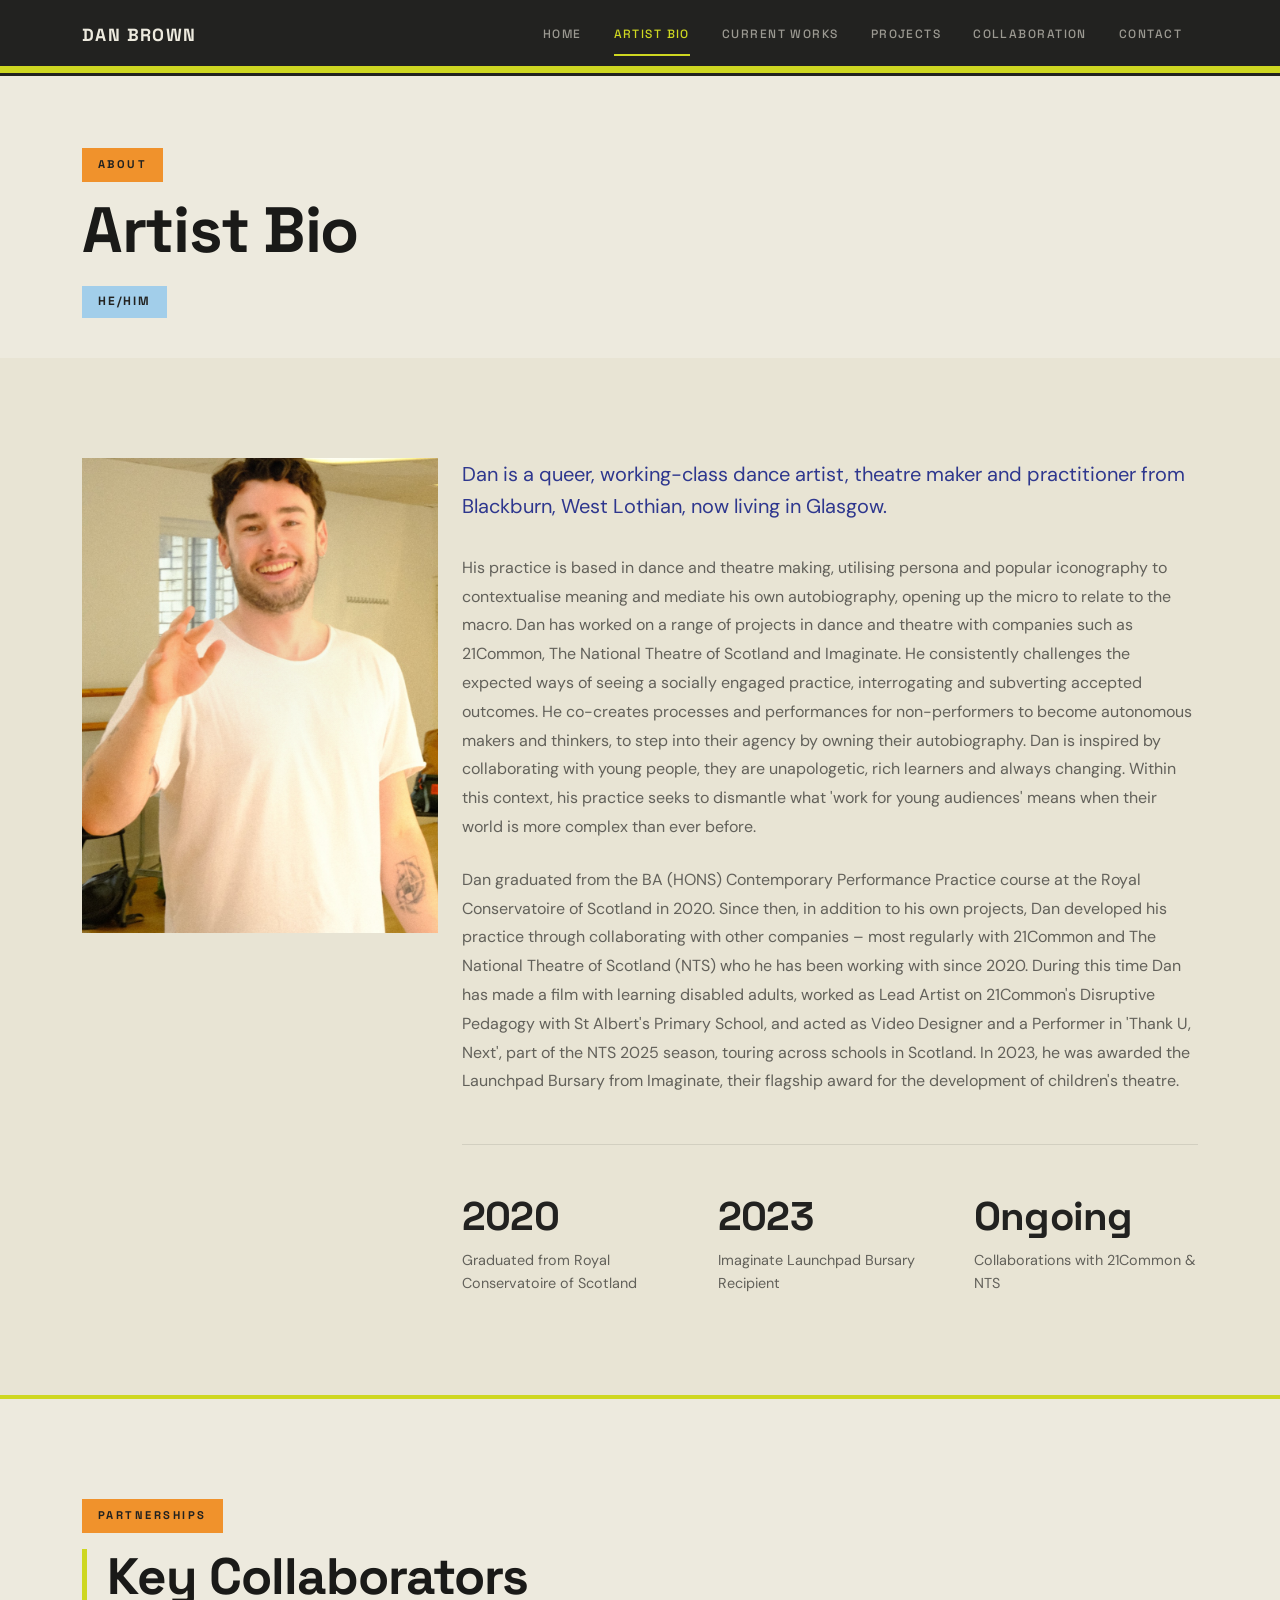
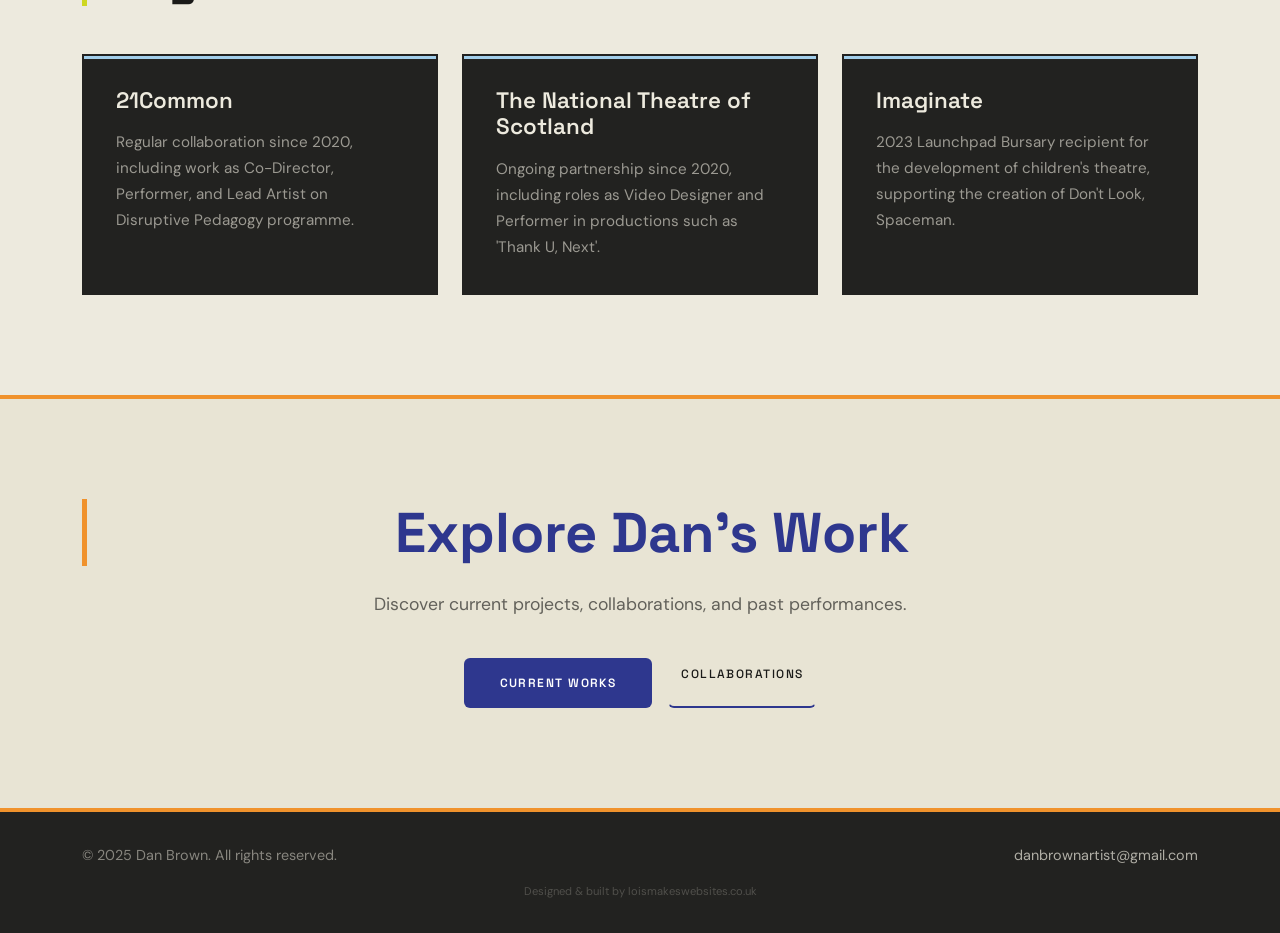
<file: artist-bio.html>
<!DOCTYPE html>
<html lang="en">
<head>
  <meta charset="UTF-8">
  <meta name="viewport" content="width=device-width, initial-scale=1.0">
  <title>Artist Bio — Dan Brown | Scottish Dance & Visual Artist</title>
  <meta name="description" content="Dan Brown is a Scottish dance and visual artist, choreographer and performer. Learn about his practice, background and artistic vision.">
  <meta name="keywords" content="Dan Brown artist bio, Scottish choreographer, dance artist biography, queer artist Scotland, performance maker">
  <meta name="author" content="Dan Brown">
  <meta property="og:title" content="Artist Bio — Dan Brown">
  <meta property="og:description" content="Dan Brown is a Scottish dance and visual artist, choreographer and performer. Learn about his practice and artistic vision.">
  <meta property="og:type" content="profile">
  <meta property="og:image" content="images/dan-brown.jpg">
  <meta name="twitter:card" content="summary_large_image">
  <meta name="twitter:title" content="Artist Bio — Dan Brown">
  <meta name="twitter:description" content="Scottish dance and visual artist, choreographer and performer.">
  <link rel="canonical" href="artist-bio.html">
  <link href="https://cdn.jsdelivr.net/npm/bootstrap@5.3.2/dist/css/bootstrap.min.css" rel="stylesheet">
  <link rel="preconnect" href="https://fonts.googleapis.com">
  <link rel="preconnect" href="https://fonts.gstatic.com" crossorigin>
  <link href="https://fonts.googleapis.com/css2?family=Space+Grotesk:wght@400;500;600;700&family=DM+Sans:wght@300;400;500&display=swap" rel="stylesheet">
  <link rel="icon" href="images/db-favicon.svg" type="image/svg+xml">
  <link rel="stylesheet" href="artist-bio.css">
</head>
<body>
  
  <!-- Navigation -->
  <nav class="navbar navbar-expand-lg navbar-dark fixed-top">
    <div class="container">
      <a class="navbar-brand" href="index.html">Dan Brown</a>
      <button class="navbar-toggler" type="button" data-bs-toggle="collapse" data-bs-target="#navbarNav">
        <span class="navbar-toggler-icon"></span>
      </button>
      <div class="collapse navbar-collapse" id="navbarNav">
        <ul class="navbar-nav ms-auto">
          <li class="nav-item"><a class="nav-link" href="index.html">Home</a></li>
          <li class="nav-item"><a class="nav-link active" href="artist-bio.html">Artist Bio</a></li>
          <li class="nav-item"><a class="nav-link" href="current-works.html">Current Works</a></li>
          <li class="nav-item"><a class="nav-link" href="projects.html">Projects</a></li>
          <li class="nav-item"><a class="nav-link" href="collaboration.html">Collaboration</a></li>
          <li class="nav-item"><a class="nav-link" href="contact.html">Contact</a></li>
        </ul>
      </div>
    </div>
    <div class="marquee-band"></div>
  </nav>

  <!-- Page Header -->
  <section class="page-header">
    <div class="container">
      <span class="section-label">About</span>
      <h1 class="page-title">Artist Bio</h1>
      <p class="page-pronouns">He/Him</p>
    </div>
  </section>

  <!-- Bio Content -->
  <section class="bio-content">
    <div class="container">
      <div class="row">
        <div class="col-lg-4 mb-5 mb-lg-0">
          <div class="bio-image">
            <img src="/images/dan-brown.jpg" alt="Artist Photo" fetchpriority="high" decoding="async">
          </div>
        </div>
        <div class="col-lg-8">
          <div class="bio-text">
            <p class="lead">Dan is a queer, working-class dance artist, theatre maker and practitioner from Blackburn, West Lothian, now living in Glasgow.</p>
            
            <p>His practice is based in dance and theatre making, utilising persona and popular iconography to contextualise meaning and mediate his own autobiography, opening up the micro to relate to the macro. Dan has worked on a range of projects in dance and theatre with companies such as 21Common, The National Theatre of Scotland and Imaginate. He consistently challenges the expected ways of seeing a socially engaged practice, interrogating and subverting accepted outcomes. He co-creates processes and performances for non-performers to become autonomous makers and thinkers, to step into their agency by owning their autobiography. Dan is inspired by collaborating with young people, they are unapologetic, rich learners and always changing. Within this context, his practice seeks to dismantle what 'work for young audiences' means when their world is more complex than ever before.</p>
            
            <p>Dan graduated from the BA (HONS) Contemporary Performance Practice course at the Royal Conservatoire of Scotland in 2020. Since then, in addition to his own projects, Dan developed his practice through collaborating with other companies – most regularly with 21Common and The National Theatre of Scotland (NTS) who he has been working with since 2020. During this time Dan has made a film with learning disabled adults, worked as Lead Artist on 21Common's Disruptive Pedagogy with St Albert's Primary School, and acted as Video Designer and a Performer in 'Thank U, Next', part of the NTS 2025 season, touring across schools in Scotland. In 2023, he was awarded the Launchpad Bursary from Imaginate, their flagship award for the development of children's theatre.</p>
          </div>

          <div class="bio-stats">
            <div class="stat-item">
              <h3>2020</h3>
              <p>Graduated from Royal Conservatoire of Scotland</p>
            </div>
            <div class="stat-item">
              <h3>2023</h3>
              <p>Imaginate Launchpad Bursary Recipient</p>
            </div>
            <div class="stat-item">
              <h3>Ongoing</h3>
              <p>Collaborations with 21Common & NTS</p>
            </div>
          </div>
        </div>
      </div>
    </div>
  </section>

  <!-- Key Collaborators -->
  <section class="key-collaborators">
    <div class="container">
      <span class="section-label">Partnerships</span>
      <h2 class="section-title">Key Collaborators</h2>
      <div class="row g-4">
        <div class="col-md-4">
          <div class="collab-card">
            <h3>21Common</h3>
            <p>Regular collaboration since 2020, including work as Co-Director, Performer, and Lead Artist on Disruptive Pedagogy programme.</p>
          </div>
        </div>
        <div class="col-md-4">
          <div class="collab-card">
            <h3>The National Theatre of Scotland</h3>
            <p>Ongoing partnership since 2020, including roles as Video Designer and Performer in productions such as 'Thank U, Next'.</p>
          </div>
        </div>
        <div class="col-md-4">
          <div class="collab-card">
            <h3>Imaginate</h3>
            <p>2023 Launchpad Bursary recipient for the development of children's theatre, supporting the creation of Don't Look, Spaceman.</p>
          </div>
        </div>
      </div>
    </div>
  </section>

  <!-- CTA Section -->
  <section class="cta-section">
    <div class="container text-center">
      <h2 class="cta-title">Explore Dan's Work</h2>
      <p class="cta-desc">Discover current projects, collaborations, and past performances.</p>
      <div class="cta-buttons">
        <a href="current-works.html" class="btn btn-primary">Current Works</a>
        <a href="collaboration.html" class="btn btn-outline">Collaborations</a>
      </div>
    </div>
  </section>

  <!-- Footer -->
  <footer>
    <div class="container">
      <div class="row">
        <div class="col-md-6">
          <p class="mb-0">&copy; 2025 Dan Brown. All rights reserved.</p>
        </div>
        <div class="col-md-6 text-md-end">
          <a href="mailto:danbrownartist@gmail.com">danbrownartist@gmail.com</a>
        </div>
        <div class="col-12 text-center mt-3">
          <p class="mb-0" style="font-size:0.7rem;opacity:0.45;">Designed &amp; built by <a href="https://loismakeswebsites.co.uk" target="_blank" rel="noopener" style="color:inherit;">loismakeswebsites.co.uk</a></p>
        </div>
      </div>
    </div>
  </footer>

  <script src="https://cdn.jsdelivr.net/npm/bootstrap@5.3.2/dist/js/bootstrap.bundle.min.js" defer></script>
</body>
</html>
</file>
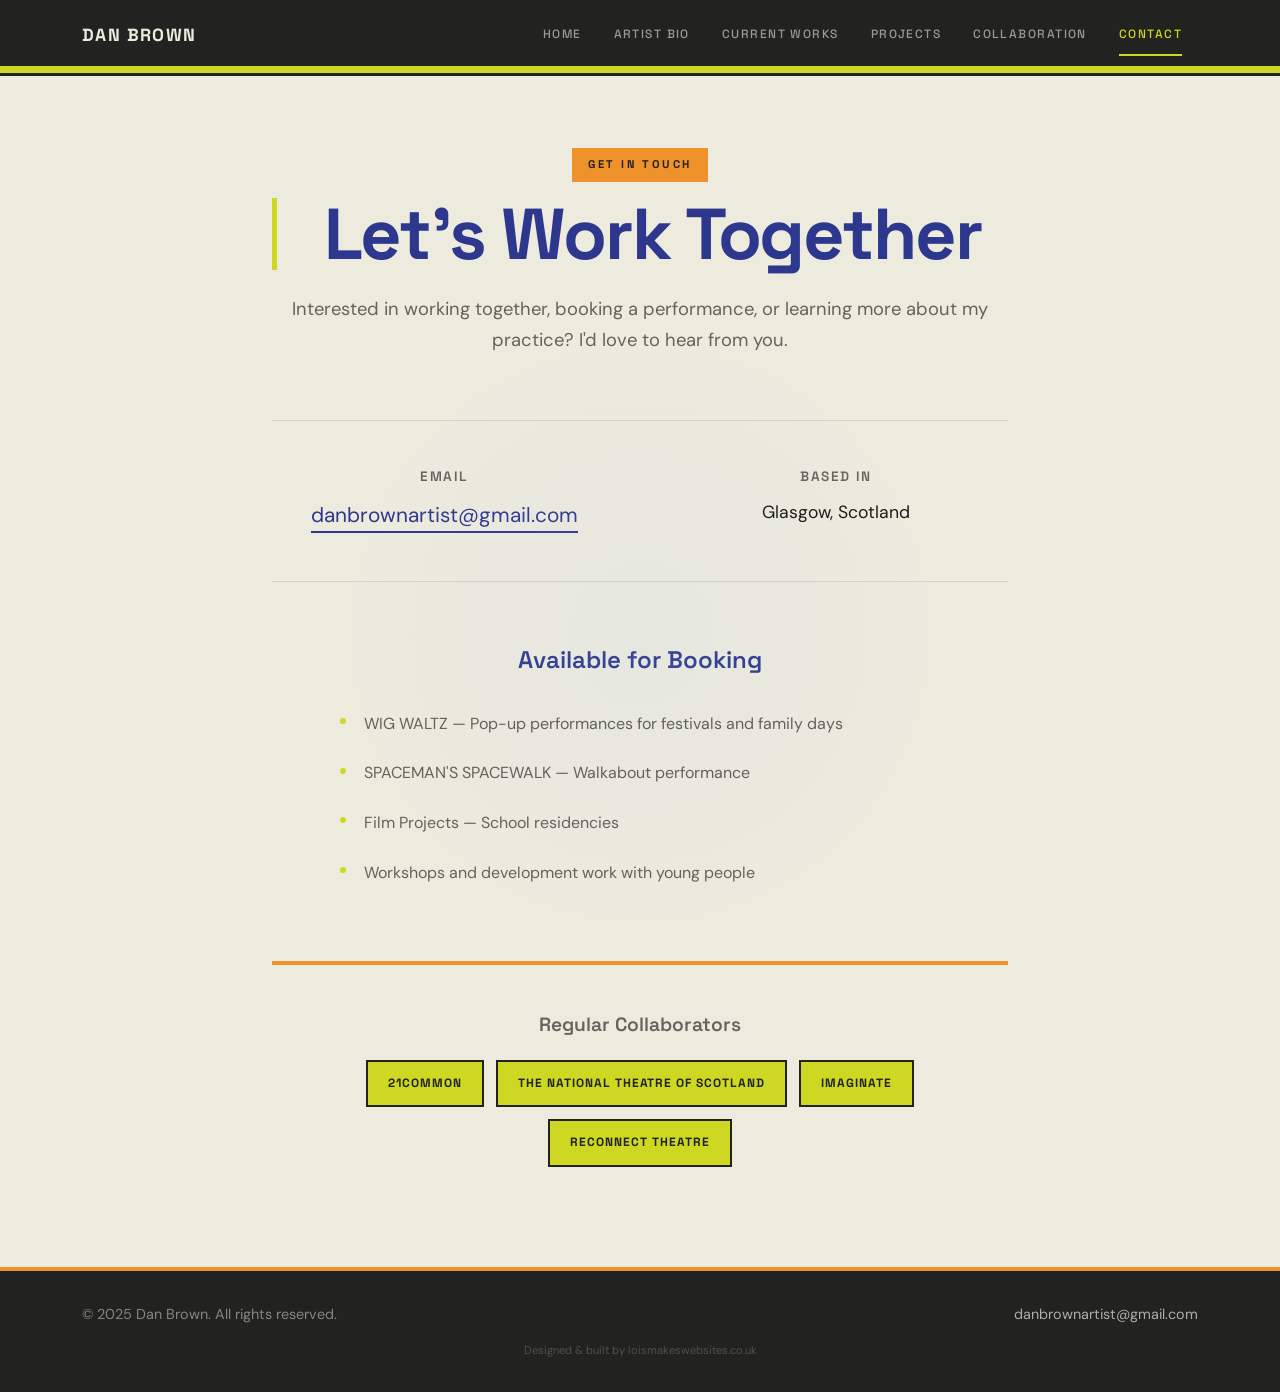
<file: contact.html>
<!DOCTYPE html>
<html lang="en">
<head>
  <meta charset="UTF-8">
  <meta name="viewport" content="width=device-width, initial-scale=1.0">
  <title>Contact — Dan Brown | Book a Performance</title>
  <meta name="description" content="Get in touch with Dan Brown to book performances, discuss collaborations or enquire about WIG WALTZ and Spaceman's Spacewalk for festivals and family days.">
  <meta name="keywords" content="contact Dan Brown, book dance performance, hire dance artist Scotland, WIG WALTZ booking, Spaceman's Spacewalk booking">
  <meta name="author" content="Dan Brown">
  <meta property="og:title" content="Contact Dan Brown — Book a Performance">
  <meta property="og:description" content="Get in touch to book performances, discuss collaborations or enquire about WIG WALTZ and Spaceman's Spacewalk for festivals and family days.">
  <meta property="og:type" content="website">
  <meta property="og:image" content="images/spaceman1.JPG">
  <meta name="twitter:card" content="summary_large_image">
  <meta name="twitter:title" content="Contact Dan Brown — Book a Performance">
  <meta name="twitter:description" content="Get in touch to book performances or discuss collaborations.">
  <link rel="canonical" href="contact.html">
  <link href="https://cdn.jsdelivr.net/npm/bootstrap@5.3.2/dist/css/bootstrap.min.css" rel="stylesheet">
  <link rel="preconnect" href="https://fonts.googleapis.com">
  <link rel="preconnect" href="https://fonts.gstatic.com" crossorigin>
  <link href="https://fonts.googleapis.com/css2?family=Space+Grotesk:wght@400;500;600;700&family=DM+Sans:wght@300;400;500&display=swap" rel="stylesheet">
  <link rel="icon" href="images/db-favicon.svg" type="image/svg+xml">
  <link rel="stylesheet" href="contact.css">
</head>
<body>
  
  <!-- Navigation -->
  <nav class="navbar navbar-expand-lg navbar-dark fixed-top">
    <div class="container">
      <a class="navbar-brand" href="index.html">Dan Brown</a>
      <button class="navbar-toggler" type="button" data-bs-toggle="collapse" data-bs-target="#navbarNav">
        <span class="navbar-toggler-icon"></span>
      </button>
      <div class="collapse navbar-collapse" id="navbarNav">
        <ul class="navbar-nav ms-auto">
          <li class="nav-item"><a class="nav-link" href="index.html">Home</a></li>
          <li class="nav-item"><a class="nav-link" href="artist-bio.html">Artist Bio</a></li>
          <li class="nav-item"><a class="nav-link" href="current-works.html">Current Works</a></li>
          <li class="nav-item"><a class="nav-link" href="projects.html">Projects</a></li>
          <li class="nav-item"><a class="nav-link" href="collaboration.html">Collaboration</a></li>
          <li class="nav-item"><a class="nav-link active" href="contact.html">Contact</a></li>
        </ul>
      </div>
    </div>
    <div class="marquee-band"></div>
  </nav>

  <!-- Contact Section -->
  <section class="contact-section">
    <div class="container">
      <div class="row justify-content-center text-center">
        <div class="col-lg-8">
          <span class="section-label">Get in Touch</span>
          <h1 class="contact-title">Let's Work Together</h1>
          <p class="contact-intro">Interested in working together, booking a performance, or learning more about my practice? I'd love to hear from you.</p>
          
          <div class="contact-details">
            <div class="contact-item">
              <h3>Email</h3>
              <a href="mailto:danbrownartist@gmail.com">danbrownartist@gmail.com</a>
            </div>
            
            <div class="contact-item">
              <h3>Based in</h3>
              <p>Glasgow, Scotland</p>
            </div>
          </div>

          <div class="booking-info">
            <h3>Available for Booking</h3>
            <ul>
              <li>WIG WALTZ — Pop-up performances for festivals and family days</li>
              <li>SPACEMAN'S SPACEWALK — Walkabout performance</li>
              <li>Film Projects — School residencies</li>
              <li>Workshops and development work with young people</li>
            </ul>
          </div>

          <div class="work-with">
            <h3>Regular Collaborators</h3>
            <div class="collaborators-list">
              <span class="collab-badge">21Common</span>
              <span class="collab-badge">The National Theatre of Scotland</span>
              <span class="collab-badge">Imaginate</span>
              <span class="collab-badge">Reconnect Theatre</span>
            </div>
          </div>
        </div>
      </div>
    </div>
  </section>

  <!-- Footer -->
  <footer>
    <div class="container">
      <div class="row">
        <div class="col-md-6">
          <p class="mb-0">&copy; 2025 Dan Brown. All rights reserved.</p>
        </div>
        <div class="col-md-6 text-md-end">
          <a href="mailto:danbrownartist@gmail.com">danbrownartist@gmail.com</a>
        </div>
        <div class="col-12 text-center mt-3">
          <p class="mb-0" style="font-size:0.7rem;opacity:0.45;">Designed &amp; built by <a href="https://loismakeswebsites.co.uk" target="_blank" rel="noopener" style="color:inherit;">loismakeswebsites.co.uk</a></p>
        </div>
      </div>
    </div>
  </footer>

  <script src="https://cdn.jsdelivr.net/npm/bootstrap@5.3.2/dist/js/bootstrap.bundle.min.js" defer></script>
</body>
</html>
</file>
<file: artist-bio.css>
:root {
  --navy: #2E378E;
  --sky: #A2CEEA;
  --orange: #F0922C;
  --lime: #CED721;
  --off-white: #EDEADE;
  --charcoal: #222220;
  --text: #1A1A18;
  --text-light: rgba(26,26,24,0.65);
  --border: rgba(26,26,24,0.1);
}

* {
  margin: 0;
  padding: 0;
  box-sizing: border-box;
}

body {
  font-family: 'DM Sans', sans-serif;
  color: var(--text);
  background: var(--off-white);
  line-height: 1.6;
}

/* NAVIGATION */
.navbar {
  background: var(--charcoal);
  padding: 1rem 0 0;
  flex-wrap: wrap;
}

.navbar > .container {
  padding-bottom: 0.75rem;
}

/* MARQUEE TICKER */
.marquee-band {
  background: var(--lime);
  height: 10px;
  border-bottom: 3px solid var(--charcoal);
  width: 100%;
  flex: 0 0 100%;
}

.marquee-track {
  display: flex;
  white-space: nowrap;
  animation: marquee 20s linear infinite;
  width: max-content;
}

.marquee-track span {
  font-family: 'Space Grotesk', sans-serif;
  font-size: 0.7rem;
  font-weight: 700;
  letter-spacing: 0.2em;
  text-transform: uppercase;
  color: var(--charcoal);
  padding: 0 2.5rem;
}

@keyframes marquee {
  from { transform: translateX(0); }
  to   { transform: translateX(-50%); }
}

.navbar-brand {
  font-family: 'Space Grotesk', sans-serif;
  font-size: 1.1rem;
  font-weight: 700;
  letter-spacing: 0.08em;
  text-transform: uppercase;
  color: var(--off-white) !important;
}

.nav-link {
  font-family: 'Space Grotesk', sans-serif;
  font-size: 0.75rem;
  font-weight: 500;
  letter-spacing: 0.12em;
  text-transform: uppercase;
  color: rgba(237,234,222,0.6) !important;
  padding: 0.5rem 1rem !important;
  transition: color 0.2s;
  position: relative;
}

.nav-link::after {
  content: '';
  position: absolute;
  bottom: -3px;
  left: 1rem;
  right: 1rem;
  height: 2px;
  background: var(--lime);
  transform: scaleX(0);
  transition: transform 0.3s ease;
}

.nav-link:hover::after,
.nav-link.active::after {
  transform: scaleX(1);
}

.nav-link:hover,
.nav-link.active {
  color: var(--lime) !important;
}

.navbar-toggler {
  border: none;
}

.navbar-toggler:focus {
  box-shadow: none;
  outline: none;
}

/* PAGE HEADER */
.page-header {
  padding: 148px 0 40px;
  background: var(--off-white);
}

.section-label {
  font-family: 'Space Grotesk', sans-serif;
  font-size: 0.7rem;
  font-weight: 700;
  letter-spacing: 0.22em;
  text-transform: uppercase;
  color: var(--charcoal);
  display: inline-block;
  margin-bottom: 1rem;
  padding: 0.5rem 1rem;
  background: var(--orange);
}

.page-title {
  font-family: 'Space Grotesk', sans-serif;
  font-size: clamp(2.5rem, 6vw, 4rem);
  font-weight: 700;
  line-height: 1;
  letter-spacing: -0.02em;
  color: var(--text);
}

.page-pronouns {
  font-family: 'Space Grotesk', sans-serif;
  font-size: 0.75rem;
  font-weight: 700;
  letter-spacing: 0.15em;
  text-transform: uppercase;
  color: var(--charcoal);
  background: var(--sky);
  display: inline-block;
  padding: 0.4rem 1rem;
  margin-top: 1rem;
  margin-bottom: 0;
}

/* BIO CONTENT */
.bio-content {
  padding: 100px 0;
  background: #E8E4D4;
}

.bio-image {
  width: 100%;
  aspect-ratio: 3/4;
  background: var(--charcoal);
  display: flex;
  align-items: center;
  justify-content: center;
  position: relative;
  overflow: hidden;
  position: sticky;
  top: 100px;
}

.bio-image::before {
  content: '';
  position: absolute;
  inset: 0;
  background: radial-gradient(ellipse 65% 60% at 50% 35%, rgba(162,206,234,0.14), transparent 65%);
}

.bio-image span {
  font-family: 'Space Grotesk', sans-serif;
  font-size: 0.75rem;
  letter-spacing: 0.2em;
  color: rgba(237,234,222,0.15);
  text-transform: uppercase;
  position: relative;
  z-index: 1;
}

.bio-image img {
  width: 100%;
  height: 100%;
  object-fit: cover;            
  object-position: center;       
}

.bio-text {
  font-size: 1rem;
  line-height: 1.8;
}

.bio-text .lead {
  font-size: 1.25rem;
  font-weight: 400;
  color: var(--navy);
  margin-bottom: 2rem;
  line-height: 1.6;
}

.bio-text p {
  margin-bottom: 1.5rem;
  color: var(--text-light);
}

.bio-stats {
  display: grid;
  grid-template-columns: repeat(auto-fit, minmax(180px, 1fr));
  gap: 2rem;
  margin-top: 3rem;
  padding-top: 3rem;
  border-top: 1px solid var(--border);
}

.stat-item h3 {
  font-family: 'Space Grotesk', sans-serif;
  font-size: 2.5rem;
  font-weight: 700;
  color: var(--charcoal);
  margin-bottom: 0.5rem;
  letter-spacing: -0.02em;
}

.stat-item p {
  font-size: 0.9rem;
  color: var(--text-light);
  margin: 0;
}

/* KEY COLLABORATORS */
.key-collaborators {
  padding: 100px 0;
  background: var(--off-white);
  border-top: 4px solid var(--lime);
}

.section-title {
  font-family: 'Space Grotesk', sans-serif;
  font-size: clamp(2rem, 4vw, 3.2rem);
  font-weight: 700;
  line-height: 1.1;
  letter-spacing: -0.02em;
  margin-bottom: 3rem;
  border-left: 5px solid var(--lime);
  padding-left: 1.25rem;
}

.collab-card {
  background: var(--charcoal);
  padding: 2rem;
  height: 100%;
  position: relative;
  overflow: hidden;
  transition: transform 0.3s ease, box-shadow 0.3s ease;
  border: 2px solid var(--charcoal);
}

.collab-card::before {
  content: '';
  position: absolute;
  top: 0;
  left: 0;
  width: 100%;
  height: 3px;
  background: var(--sky);
}

.collab-card:nth-child(2)::before {
  background: var(--orange);
}

.collab-card:nth-child(3)::before {
  background: var(--lime);
}

.collab-card:hover {
  transform: translateY(-6px);
  box-shadow: 6px 6px 0 var(--lime);
}

.collab-card h3 {
  font-family: 'Space Grotesk', sans-serif;
  font-size: 1.4rem;
  font-weight: 600;
  color: var(--off-white);
  margin-bottom: 1rem;
}

.collab-card p {
  font-size: 0.95rem;
  color: rgba(237,234,222,0.6);
  margin: 0;
  line-height: 1.7;
}

/* CTA SECTION */
.cta-section {
  padding: 100px 0;
  background: #E8E4D4;
  border-top: 4px solid var(--orange);
}

.cta-title {
  font-family: 'Space Grotesk', sans-serif;
  font-size: clamp(2rem, 5vw, 3.5rem);
  font-weight: 700;
  margin-bottom: 1.5rem;
  color: var(--navy);
  border-left: 5px solid var(--orange);
  padding-left: 1.25rem;
}

.cta-desc {
  font-size: 1.1rem;
  color: var(--text-light);
  margin-bottom: 2.5rem;
}

.cta-buttons {
  display: flex;
  gap: 1rem;
  justify-content: center;
  flex-wrap: wrap;
}

.btn-primary {
  font-family: 'Space Grotesk', sans-serif;
  font-size: 0.75rem;
  font-weight: 600;
  letter-spacing: 0.12em;
  text-transform: uppercase;
  background: var(--navy);
  border: none;
  color: #fff;
  padding: 16px 36px;
  transition: all 0.3s ease;
  position: relative;
  overflow: hidden;
}

.btn-primary::before {
  content: '';
  position: absolute;
  top: 0;
  left: -100%;
  width: 100%;
  height: 100%;
  background: var(--lime);
  transition: left 0.4s ease;
  z-index: -1;
}

.btn-primary:hover {
  color: var(--charcoal);
}

.btn-primary:hover::before {
  left: 0;
}

.btn-outline {
  font-family: 'Space Grotesk', sans-serif;
  font-size: 0.75rem;
  font-weight: 500;
  letter-spacing: 0.12em;
  text-transform: uppercase;
  color: var(--text);
  text-decoration: none;
  border-bottom: 2px solid var(--navy);
  padding-bottom: 4px;
  transition: all 0.3s ease;
  display: inline-block;
}

.btn-outline:hover {
  color: var(--navy);
  padding-bottom: 6px;
}

/* FOOTER */
footer {
  background: var(--charcoal);
  color: rgba(237,234,222,0.5);
  padding: 2rem 0;
  font-size: 0.9rem;
  border-top: 4px solid var(--orange);
}

footer a {
  color: rgba(237,234,222,0.7);
  text-decoration: none;
  transition: color 0.2s;
}

footer a:hover {
  color: var(--lime);
}

/* RESPONSIVE */
@media (max-width: 991px) {
  .page-header {
    padding: 108px 0 60px;
  }
  
  .bio-content {
    padding: 60px 0;
  }
  
  .bio-image {
    position: static;
    margin-bottom: 3rem;
  }
  
  .key-collaborators,
  .cta-section {
    padding: 60px 0;
  }
}
</file>
<file: contact.css>
:root {
  --navy: #2E378E;
  --sky: #A2CEEA;
  --orange: #F0922C;
  --lime: #CED721;
  --off-white: #EDEADE;
  --charcoal: #222220;
  --text: #1A1A18;
  --text-light: rgba(26,26,24,0.65);
  --border: rgba(26,26,24,0.1);
}

* {
  margin: 0;
  padding: 0;
  box-sizing: border-box;
}

body {
  font-family: 'DM Sans', sans-serif;
  color: var(--text);
  background: var(--off-white);
  line-height: 1.6;
}

/* NAVIGATION */
.navbar {
  background: var(--charcoal);
  padding: 1rem 0 0;
  flex-wrap: wrap;
}

.navbar > .container {
  padding-bottom: 0.75rem;
}

/* MARQUEE TICKER */
.marquee-band {
  background: var(--lime);
  height: 10px;
  border-bottom: 3px solid var(--charcoal);
  width: 100%;
  flex: 0 0 100%;
}

.marquee-track {
  display: flex;
  white-space: nowrap;
  animation: marquee 20s linear infinite;
  width: max-content;
}

.marquee-track span {
  font-family: 'Space Grotesk', sans-serif;
  font-size: 0.7rem;
  font-weight: 700;
  letter-spacing: 0.2em;
  text-transform: uppercase;
  color: var(--charcoal);
  padding: 0 2.5rem;
}

@keyframes marquee {
  from { transform: translateX(0); }
  to   { transform: translateX(-50%); }
}

.navbar-brand {
  font-family: 'Space Grotesk', sans-serif;
  font-size: 1.1rem;
  font-weight: 700;
  letter-spacing: 0.08em;
  text-transform: uppercase;
  color: var(--off-white) !important;
}

.nav-link {
  font-family: 'Space Grotesk', sans-serif;
  font-size: 0.75rem;
  font-weight: 500;
  letter-spacing: 0.12em;
  text-transform: uppercase;
  color: rgba(237,234,222,0.6) !important;
  padding: 0.5rem 1rem !important;
  transition: color 0.2s;
  position: relative;
}

.nav-link::after {
  content: '';
  position: absolute;
  bottom: -3px;
  left: 1rem;
  right: 1rem;
  height: 2px;
  background: var(--lime);
  transform: scaleX(0);
  transition: transform 0.3s ease;
}

.nav-link:hover::after,
.nav-link.active::after {
  transform: scaleX(1);
}

.nav-link:hover,
.nav-link.active {
  color: var(--lime) !important;
}

.navbar-toggler {
  border: none;
}

.navbar-toggler:focus {
  box-shadow: none;
  outline: none;
}

/* CONTACT SECTION */
.contact-section {
  min-height: calc(100vh - 120px);
  display: flex;
  align-items: center;
  padding: 148px 0 100px;
  background: var(--off-white);
  position: relative;
}

.contact-section::before {
  content: '';
  position: absolute;
  top: 50%;
  left: 50%;
  transform: translate(-50%, -50%);
  width: 600px;
  height: 600px;
  background: radial-gradient(circle, rgba(162,206,234,0.1) 0%, transparent 70%);
  pointer-events: none;
}

.section-label {
  font-family: 'Space Grotesk', sans-serif;
  font-size: 0.7rem;
  font-weight: 700;
  letter-spacing: 0.22em;
  text-transform: uppercase;
  color: var(--charcoal);
  display: inline-block;
  margin-bottom: 1rem;
  padding: 0.5rem 1rem;
  background: var(--orange);
}

.contact-title {
  font-family: 'Space Grotesk', sans-serif;
  font-size: clamp(2.5rem, 7vw, 4.5rem);
  font-weight: 700;
  line-height: 1;
  letter-spacing: -0.03em;
  margin-bottom: 1.5rem;
  color: var(--navy);
  border-left: 5px solid var(--lime);
  padding-left: 1.25rem;
}

.contact-intro {
  font-size: 1.15rem;
  color: var(--text-light);
  margin-bottom: 4rem;
  line-height: 1.7;
}

.contact-details {
  display: grid;
  grid-template-columns: repeat(auto-fit, minmax(250px, 1fr));
  gap: 3rem;
  margin-bottom: 4rem;
  padding: 3rem 0;
  border-top: 1px solid var(--border);
  border-bottom: 1px solid var(--border);
}

.contact-item h3 {
  font-family: 'Space Grotesk', sans-serif;
  font-size: 0.85rem;
  font-weight: 600;
  letter-spacing: 0.12em;
  text-transform: uppercase;
  color: var(--text-light);
  margin-bottom: 0.75rem;
}

.contact-item a {
  font-size: 1.3rem;
  color: var(--navy);
  text-decoration: none;
  border-bottom: 2px solid var(--navy);
  transition: color 0.2s, border-color 0.2s;
  display: inline-block;
}

.contact-item a:hover {
  color: var(--lime);
  border-color: var(--lime);
}

.contact-item p {
  font-size: 1.1rem;
  color: var(--text);
  margin: 0;
}

.booking-info {
  margin-bottom: 4rem;
  text-align: left;
  max-width: 600px;
  margin-left: auto;
  margin-right: auto;
}

.booking-info h3 {
  font-family: 'Space Grotesk', sans-serif;
  font-size: 1.5rem;
  font-weight: 600;
  color: var(--navy);
  margin-bottom: 1.5rem;
  text-align: center;
}

.booking-info ul {
  list-style: none;
  padding: 0;
}

.booking-info li {
  font-size: 1rem;
  color: var(--text-light);
  padding: 0.75rem 0;
  padding-left: 1.5rem;
  position: relative;
}

.booking-info li::before {
  content: '';
  position: absolute;
  left: 0;
  top: 1.2rem;
  width: 6px;
  height: 6px;
  background: var(--lime);
  border-radius: 50%;
}

.work-with {
  margin-top: 4rem;
  padding-top: 3rem;
  border-top: 4px solid var(--orange);
}

.work-with h3 {
  font-family: 'Space Grotesk', sans-serif;
  font-size: 1.2rem;
  font-weight: 600;
  color: var(--text-light);
  margin-bottom: 1.5rem;
}

.collaborators-list {
  display: flex;
  flex-wrap: wrap;
  gap: 0.75rem;
  justify-content: center;
}

.collab-badge {
  font-family: 'Space Grotesk', sans-serif;
  font-size: 0.75rem;
  font-weight: 700;
  letter-spacing: 0.08em;
  text-transform: uppercase;
  color: var(--charcoal);
  background: var(--lime);
  padding: 0.75rem 1.25rem;
  border: 2px solid var(--charcoal);
  transition: all 0.2s;
}

.collab-badge:hover {
  background: var(--charcoal);
  color: var(--lime);
}

/* FOOTER */
footer {
  background: var(--charcoal);
  color: rgba(237,234,222,0.5);
  padding: 2rem 0;
  font-size: 0.9rem;
  border-top: 4px solid var(--orange);
}

footer a {
  color: rgba(237,234,222,0.7);
  text-decoration: none;
  transition: color 0.2s;
}

footer a:hover {
  color: var(--lime);
}

/* RESPONSIVE */
@media (max-width: 991px) {
  .contact-section {
    padding: 108px 0 80px;
  }
  
  .booking-info {
    text-align: center;
  }
  
  .booking-info ul {
    text-align: left;
  }
}

@media (max-width: 767px) {
  .contact-details {
    grid-template-columns: 1fr;
    gap: 2rem;
  }
}
</file>
